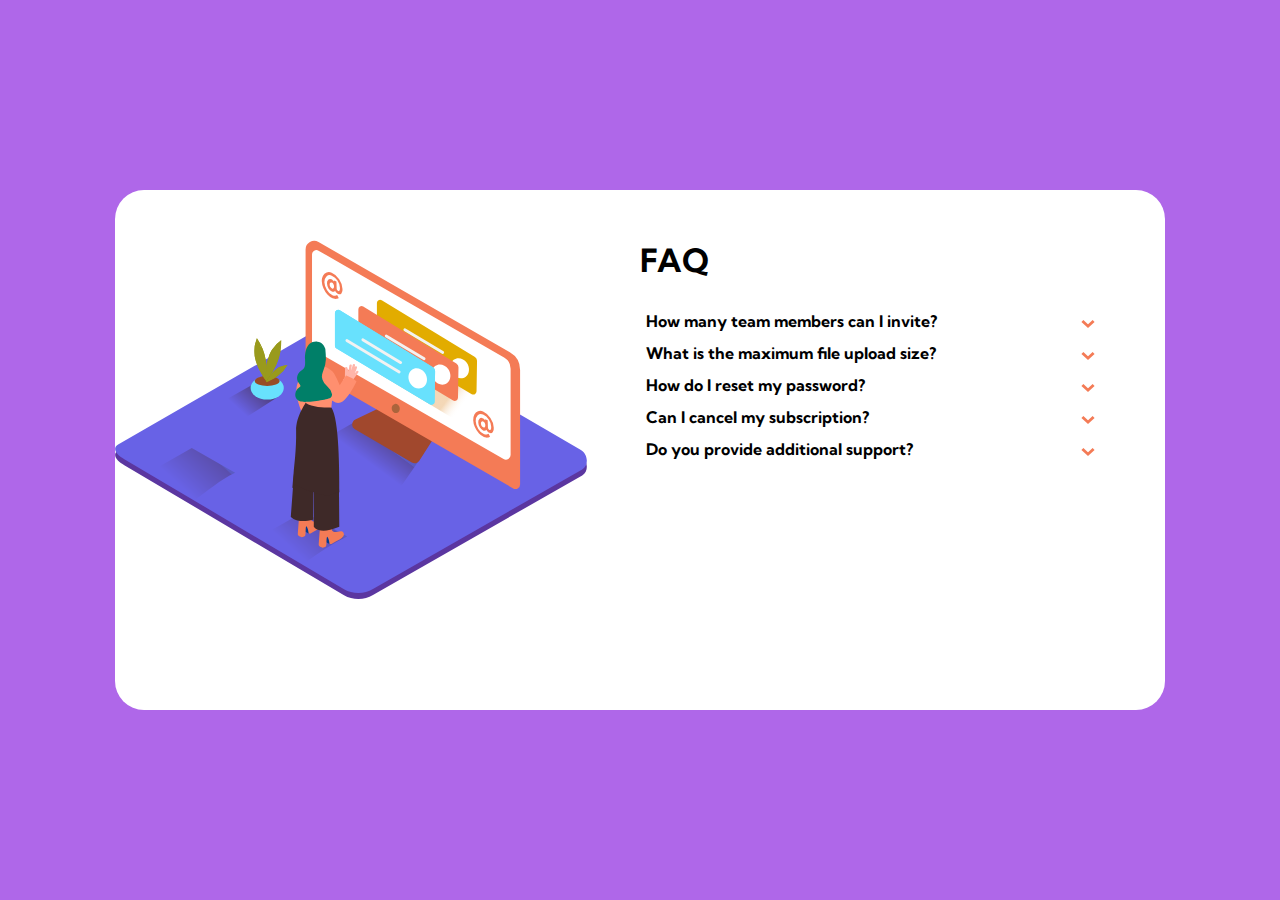
<file: faq-accordion-card-main/index.html>
<!DOCTYPE html>
<html lang="en">
<head>
  <meta charset="UTF-8">
  <meta name="viewport" content="width=device-width, initial-scale=1.0"> <!-- displays site properly based on user's device -->
  <link rel="preconnect" href="https://fonts.googleapis.com">
  <link rel="preconnect" href="https://fonts.gstatic.com" crossorigin>
  <link href="https://fonts.googleapis.com/css2?family=Kumbh+Sans:wght@400;700&display=swap" rel="stylesheet">
  <link rel="icon" type="image/png" sizes="32x32" href="./images/favicon-32x32.png">
  <link rel="stylesheet" href="./style/styles.css">
  <title>Frontend Mentor | FAQ Accordion Card</title>

  <!-- Feel free to remove these styles or customise in your own stylesheet 👍 -->
  <style>
    .attribution { font-size: 11px; text-align: center; }
    .attribution a { color: hsl(228, 45%, 44%); }
  </style>
</head>
<body >
  <main class="container">
    <div class="container1">
      <!-- <img src="./images/bg-pattern-desktop.svg" alt=""> -->
      <img class="imagem" src="./images/illustration-woman-online-desktop.svg" alt="">
      <!-- <img src="./images/illustration-box-desktop.svg" alt=""> -->
    </div>
    <div class="container2">
      <h1 class="title">FAQ</h1>
      <div class="quest">
        <h4> <button  class="subtitle" aria-controls="pergunta1" aria-expanded="true"> How many team members can I invite?</button>  </h4>
        <img class="arrow " src="./images/icon-arrow-down.svg" width="14px" height="9px"alt="" srcset="">
      </div>
      <p id="pergunta1" class="texto">
        You can invite up to 2 additional users on the Free plan. There is no limit on 
        team members for the Premium plan.
      </p>
      <div class="quest">
    <h4> <button  class="subtitle" aria-controls="pergunta2" aria-expanded="true">What is the maximum file upload size?</button>   </h4>
    <img class="arrow" src="./images/icon-arrow-down.svg" width="14px" height="9px"alt="" srcset="">
  </div>
    <p class="texto" id="pergunta2"> No more than 2GB. All files in your account must fit your allotted storage space. </p>
    
    <div class="quest">
      <h4> <button aria-controls="pergunta3" aria-expanded="true"  class="subtitle">How do I reset my password?</button>   </h4>
      <img class="arrow" src="./images/icon-arrow-down.svg" width="14px" height="9px"alt="" srcset="">
    </div>
     <p class="texto" id="pergunta3"> Click “Forgot password” from the login page or “Change password” from your profile page.
      A reset link will be emailed to you.</p>
      <div class="quest">
        <h4> <button  class="subtitle" aria-controls="pergunta4" aria-expanded="true">Can I cancel my subscription?</button>  </h4>
        <img class="arrow"  src="./images/icon-arrow-down.svg" width="14px" height="9px"alt="" srcset="">
      </div>
      <p class="texto" id="pergunta4">Yes! Send us a message and we’ll process your request no questions asked.</p>
      <div class="quest">
        <h4> <button  class="subtitle" aria-controls="pergunta5" aria-expanded="true">Do you provide additional support?</button> </h4>
        <img class="arrow" src="./images/icon-arrow-down.svg" width="14px" height="9px"alt="" srcset="">
      </div>
      <p class="texto" id="pergunta5">chat and email support is available 24/7. Phone lines are open during normal business hours.</p>
    </div>
</main>
<script src="./quest.js"></script>
</body>
</html>
</file>
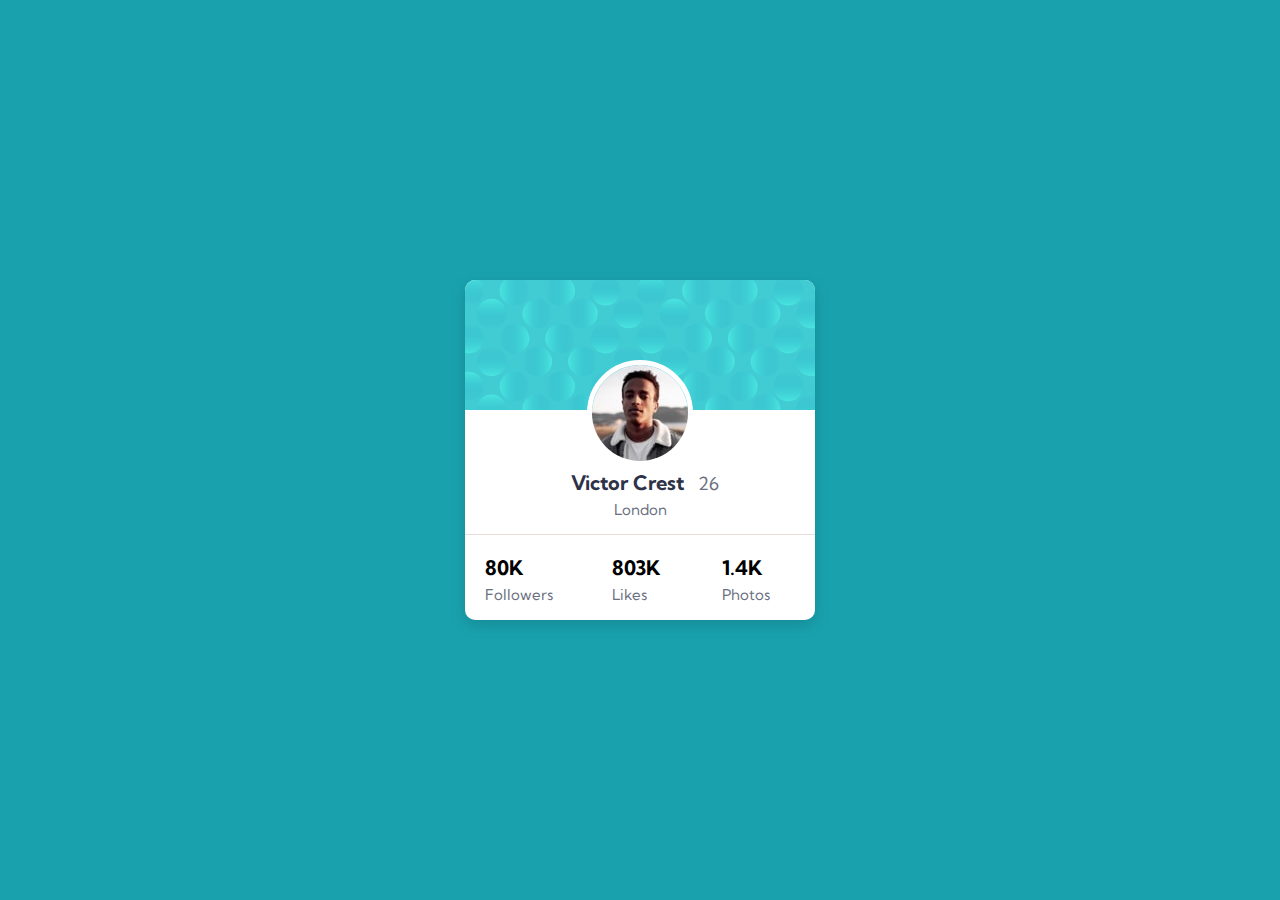
<file: profile-card-component-main/index.html>
<!DOCTYPE html>
<html lang="en">
<head>
  <meta charset="UTF-8">
  <meta name="viewport" content="width=device-width, initial-scale=1.0">
  <link rel="icon" type="image/png" sizes="32x32" href="./images/favicon-32x32.png">
  <link rel="preconnect" href="https://fonts.googleapis.com">
<link rel="preconnect" href="https://fonts.gstatic.com" crossorigin>
<link href="https://fonts.googleapis.com/css2?family=Kumbh+Sans:wght@400;700&display=swap" rel="stylesheet">

  <title>Frontend Mentor | Profile card component</title>
  <link rel="stylesheet" href="./css/style.css">
</head>
<body>
  <main class="container">
    <div class="background-container">
      <img src="./images/image-victor.jpg" alt="">
  <div class="perfil">
  <h2>Victor Crest</h2>
  <span> 26 </span>
  <p>London</p> 
 </div>

<ul class="info">
 <li>80K <span class="info-ex">Followers</span></li> 
  <li> 803K <span class="info-ex">Likes</span></li>
 <li> 1.4K <span class="info-ex">Photos</span></li>
</ul>
</main>
  </div>
</body>
</html>
</file>
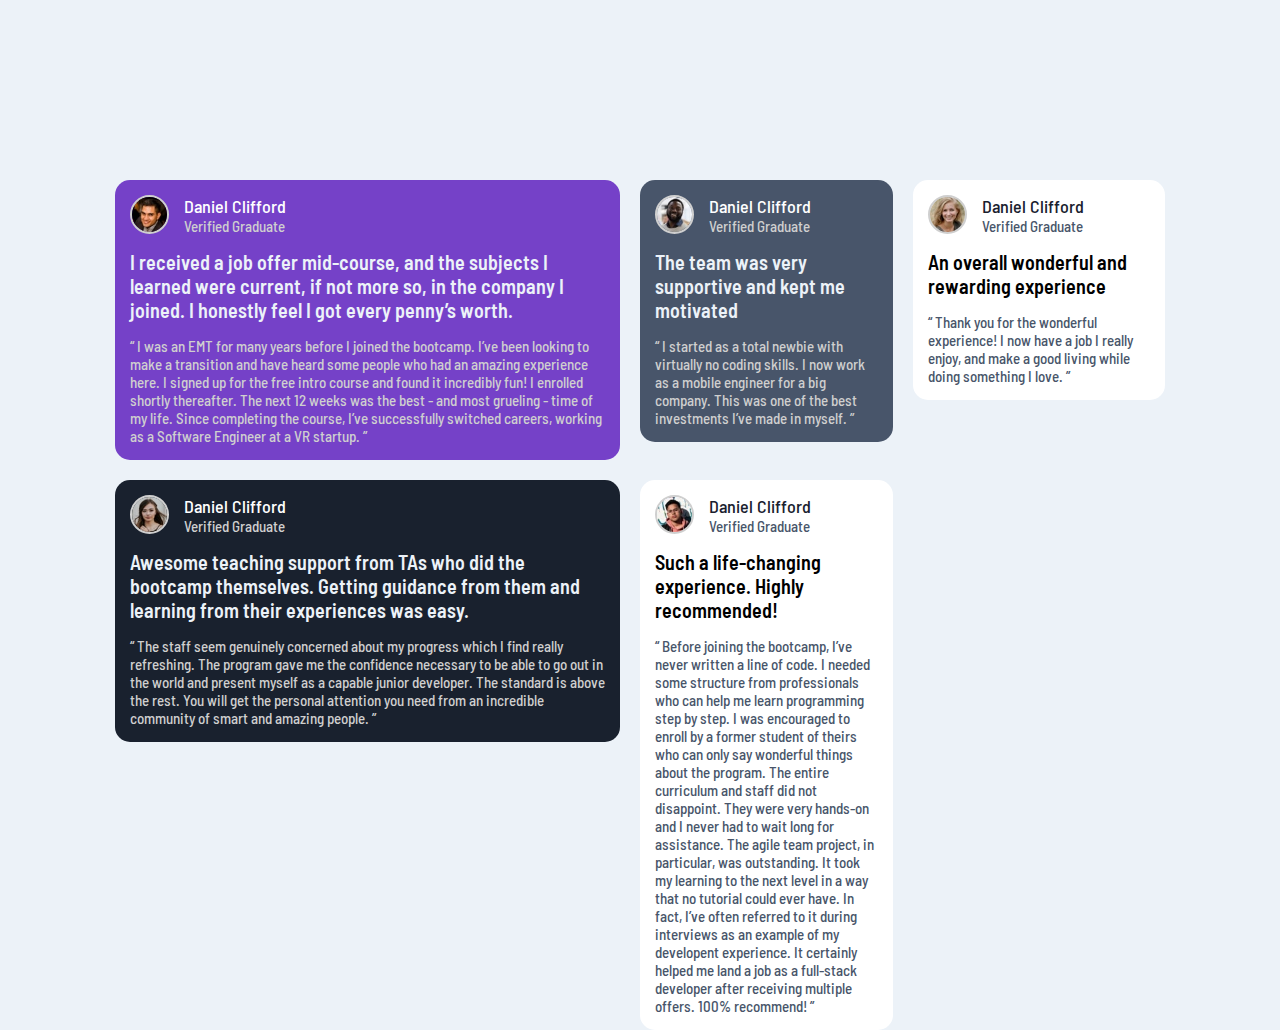
<file: testimonials-grid-section-main/index.html>
<!DOCTYPE html>
<html lang="en">
<head>
  <meta charset="UTF-8">
  <meta name="viewport" content="width=device-width, initial-scale=1.0"> <!-- displays site properly based on user's device -->
  <link rel="preconnect" href="https://fonts.googleapis.com">
  <link rel="preconnect" href="https://fonts.gstatic.com" crossorigin>
  <link href="https://fonts.googleapis.com/css2?family=Barlow+Semi+Condensed:ital,wght@0,500;1,500&display=swap" rel="stylesheet">
  <link rel="icon" type="image/png" sizes="32x32" href="./images/favicon-32x32.png">
  <link rel="stylesheet" href="./style/styles.css">
  <title>Frontend Mentor | [Challenge Name Here]</title>

  <!-- Feel free to remove these styles or customise in your own stylesheet 👍 -->
  <style>
    .attribution { font-size: 11px; text-align: center; }
    .attribution a { color: hsl(228, 45%, 44%); }
  </style>
</head>
<body>
  <main >
  <article class="container">
      <div class="container-bg1">
      <div class="container-perfil">
      <img src="./images/image-daniel.jpg" width="35px" height="35px"alt="">
      <div class="container-name">
      <h4 class="name"> Daniel Clifford </h3>
      <p class="varifiqued"> Verified Graduate </p>
    </div>
    </div>
    <h3 class="title">
      I received a job offer mid-course, and the subjects I learned were current, if not more so, 
      in the company I joined. I honestly feel I got every penny’s worth.
    </h2>
    <p class="text">
      “ I was an EMT for many years before I joined the bootcamp. I’ve been looking to make a 
    transition and have heard some people who had an amazing experience here. I signed up 
    for the free intro course and found it incredibly fun! I enrolled shortly thereafter. 
    The next 12 weeks was the best - and most grueling - time of my life. Since completing 
    the course, I’ve successfully switched careers, working as a Software Engineer at a VR startup. ”
    </p>
  </article>
  <article class="container">
    <div class="container-bg2">
      <div class="container-perfil">
      <img src="./images/image-jonathan.jpg" width="35px" height="35px"alt="">
      <div class="container-name">
      <h4 class="name"> Daniel Clifford </h3>
      <p class="varifiqued"> Verified Graduate </p>
    </div>
    </div>
    <h3 class="title">
      The team was very supportive and kept me motivated
    </h2>
     <p class="text">
  “ I started as a total newbie with virtually no coding skills. I now work as a mobile engineer 
  for a big company. This was one of the best investments I’ve made in myself. ”
    </p>
</div>
 </article>
 
 <article class="container">
  <div class="container-bg5">
    <div class="container-perfil">
    <img src="./images/image-jeanette.jpg" width="35px" height="35px"alt="">
    <div class="container-name">
    <h4 class="name2"> Daniel Clifford </h3>
    <p class="varifiqued2"> Verified Graduate </p>
  </div>
  </div>

  <h3 class="title2">
    An overall wonderful and rewarding experience
  </h2>
  <p class="text2">
    “ Thank you for the wonderful experience! I now have a job I really enjoy, and make a good living 
    while doing something I love. ”
  </p>

</article>
<article class="container">
  <div class="container-bg4">
    <div class="container-perfil">
    <img src="./images/image-kira.jpg" width="35px" height="35px"alt="">
    <div class="container-name">
    <h4 class="name"> Daniel Clifford </h3>
    <p class="varifiqued"> Verified Graduate </p>
  </div>
  </div>

  <h3 class="title">
    Awesome teaching support from TAs who did the bootcamp themselves. Getting guidance from them and 
    learning from their experiences was easy.
  </h2>
  <p class="text"> 
  “ The staff seem genuinely concerned about my progress which I find really refreshing. The program 
  gave me the confidence necessary to be able to go out in the world and present myself as a capable 
  junior developer. The standard is above the rest. You will get the personal attention you need from 
  an incredible community of smart and amazing people. ”
  </p>
</article>
<article class="container">
  <div class="container-bg3">
    <div class="container-perfil">
    <img src="./images/image-patrick.jpg" width="35px" height="35px"alt="">
    <div class="container-name">
    <h4 class="name2"> Daniel Clifford </h3>
    <p class="varifiqued2"> Verified Graduate </p>
  </div>
  </div>

  <h3 class="title2">
    Such a life-changing experience. Highly recommended!
  </h2>
  <p class="text2">
    “ Before joining the bootcamp, I’ve never written a line of code. I needed some structure from 
    professionals who can help me learn programming step by step. I was encouraged to enroll by a former 
    student of theirs who can only say wonderful things about the program. The entire curriculum and staff 
    did not disappoint. They were very hands-on and I never had to wait long for assistance. The agile team 
    project, in particular, was outstanding. It took my learning to the next level in a way that no tutorial 
    could ever have. In fact, I’ve often referred to it during interviews as an example of my developent 
    experience. It certainly helped me land a job as a full-stack developer after receiving multiple offers. 
    100% recommend! ”
  </p>
</article>
  </main>

</body>
</html>
</file>
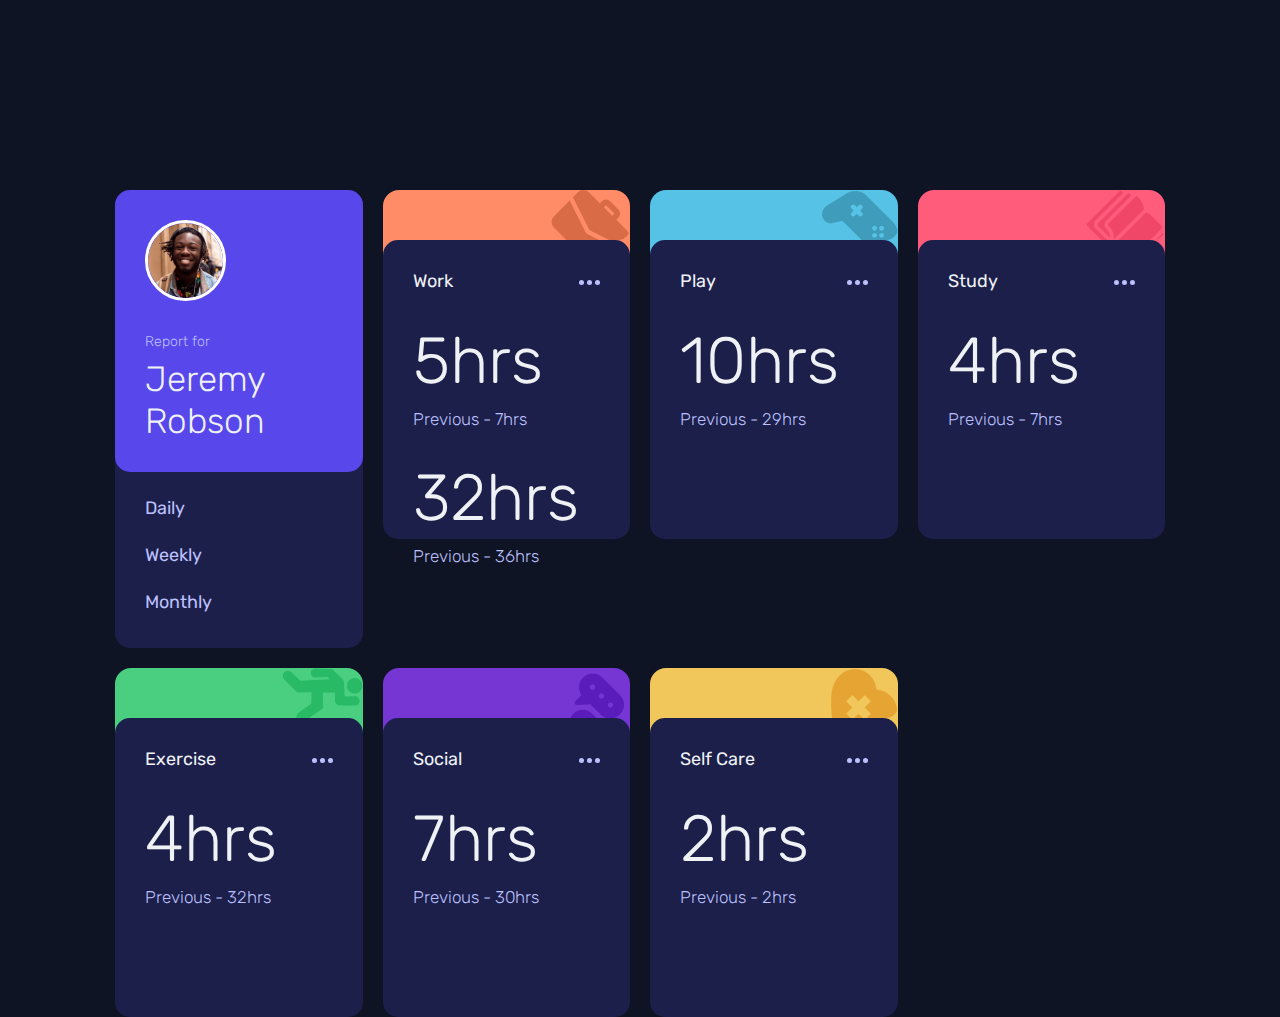
<file: time-tracking-dashboard-main/index.html>
<!DOCTYPE html>
<html lang="en">
<head>
  <meta charset="UTF-8">
  <meta name="viewport" content="width=device-width, initial-scale=1.0"> <!-- displays site properly based on user's device -->
  <link rel="preconnect" href="https://fonts.googleapis.com">
<link rel="preconnect" href="https://fonts.gstatic.com" crossorigin>
<link href="https://fonts.googleapis.com/css2?family=Rubik:wght@300;400;500&display=swap" rel="stylesheet">
  <link rel="icon" type="image/png" sizes="32x32" href="./images/favicon-32x32.png">
  <link rel="stylesheet" href="./style/styles.css">
  
  <title>Frontend Mentor | Time tracking dashboard</title>

</head>
<body>
  <main>
    <div class="container">
      <div class="container1">
        <div class="perfil">
          <img src="./images/image-jeremy.png" width="75px" height="75px" alt="">
           <p class="tname" >Report for</p> 
           <h1 class="name"> Jeremy <br> Robson</h1>
      </div>
      <ul class="perfil-info">
        <li><a href="" id="daily"><h4>Daily</h4></a></li>
        <li><a href="" id="weekly"><h4 >Weekly</h4></a></li>
        <li><a href="" id="monthly"><h4 >Monthly</h4></a></li>
        
      </ul>
     </div>
     <div class="container2">
       <div class="orange">
       </div>
       <div class="sub">
       <div class="title">
       <h3>Work</h3>
       <a class="tres" href=""> <img src="./images/icon-ellipsis.svg"  width="21px" height="5px" alt=""></a>
      </div>
        <div class="daily1">
         <h1 class="text">5hrs</h1><!-- daily -->
         <p class="text-info">Previous - 7hrs</p>  <!-- daily -->
        </div>

        <div class="weekly">
          <h1 class="text">32hrs</h1><!-- weekly -->
          <p class="text-info">Previous - 36hrs</p>  <!-- weekly -->
        </div>

        <div class="monthly">
          <h1 class="text">103hrs</h1><!-- monthly -->
          <p class="text-info">Previous - 128hrs</p>  <!-- monthly -->
        </div>
      </div>
     </div>
     <div class="container3">
      <div class="blue">
      </div>
      <div class="sub">
      <div class="title">
      <h3> Play</h3>
      <a href=""> <img src="./images/icon-ellipsis.svg"  width="21px" height="5px" alt=""></a>
     </div>

       <div class="daily">
        <h1 class="text">1hr</h1><!-- daily -->
        <p class="text-info">Previous - 2hrs</p>  <!-- daily -->
       </div>

       <div class="weekly">
         <h1 class="text">10hrs</h1><!-- weekly -->
         <p class="text-info">Previous - 29hrs </p>  <!-- weekly -->
       </div>

       <div class="monthly">
         <h1 class="text">23hrs</h1><!-- monthly -->
         <p class="text-info">Previous - 128hrs</p>  <!-- monthly -->
       </div>
     </div>
     </div>

  <div class="container4">
    <div class="pink">
    </div>
    <div class="sub">
    <div class="title">
    <h3> Study</h3>
    <a href=""> <img src="./images/icon-ellipsis.svg"  width="21px" height="5px" alt=""></a>
   </div>

     <div class="daily">
      <h1 class="text">0hrs</h1><!-- daily -->
      <p class="text-info">Previous - 1hr</p>  <!-- daily -->
     </div>

     <div class="weekly">
       <h1 class="text">4hrs</h1><!-- weekly -->
       <p class="text-info">Previous - 7hrs</p>  <!-- weekly -->
     </div>

     <div class="monthly">
       <h1 class="text">13hrs</h1><!-- monthly -->
       <p class="text-info">Previous - 19hrs</p>  <!-- monthly -->
     </div>
   </div>
  </div>
  
  <div class="container5">
    
    <div class="green">
    </div>
    <div class="sub">
    <div class="title">
    <h3> Exercise</h3>
    <a href=""> <img src="./images/icon-ellipsis.svg"  width="21px" height="5px" alt=""></a>
   </div>

     <div class="daily">
      <h1 class="text">3hrs</h1><!-- daily -->
      <p class="text-info">Previous - 23hr</p>  <!-- daily -->
     </div>

     <div class="weekly">
       <h1 class="text">4hrs</h1><!-- weekly -->
       <p class="text-info">Previous - 32hrs</p>  <!-- weekly -->
     </div>

     <div class="monthly">
       <h1 class="text">19hrs</h1><!-- monthly -->
       <p class="text-info">Previous - 32hrs</p>  <!-- monthly -->
     </div>
   </div>
  </div>


  <div class="container6">
  <div class="purple">
  </div>
  <div class="sub">
  <div class="title">
  <h3> Social</h3>
  <a href=""> <img src="./images/icon-ellipsis.svg"  width="21px" height="5px" alt=""></a>
 </div>

   <div class="daily">
    <h1 class="text">5hrs</h1><!-- daily -->
    <p class="text-info">Previous - 29hr</p>  <!-- daily -->
   </div>

   <div class="weekly">
     <h1 class="text">7hrs</h1><!-- weekly -->
     <p class="text-info">Previous - 30hrs</p>  <!-- weekly -->
   </div>

   <div class="monthly">
     <h1 class="text">35hrs</h1><!-- monthly -->
     <p class="text-info">Previous - 65hrs</p>  <!-- monthly -->
   </div>
 </div>
  </div>

  <div class="container7">
    <div class="yellow">
    </div>
    <div class="sub">
    <div class="title">
    <h3> Self Care</h3>
    <a href=""> <img src="./images/icon-ellipsis.svg"  width="21px" height="5px" alt=""></a>
   </div>
  
     <div class="daily">
      <h1 class="text">0hrs</h1><!-- daily -->
      <p class="text-info">Previous - 1hr</p>  <!-- daily -->
     </div>
  
     <div class="weekly">
       <h1 class="text">2hrs</h1><!-- weekly -->
       <p class="text-info">Previous - 2hrs</p>  <!-- weekly -->
     </div>
  
     <div class="monthly">
       <h1 class="text">3hrs</h1><!-- monthly -->
       <p class="text-info">Previous - 22hrs</p>  <!-- monthly -->
     </div>
   </div>
  
</div>
</div>
</main>
</body>
<script src="./click.js"></script>
</html>
</file>
<file: faq-accordion-card-main/style/styles.css>
:root{
  --Verydarkblue: hsl(238, 29%, 16%);
--Softred: hsl(14, 88%, 65%);
--Softviolet: hsl(273, 75%, 66%);
--Softblue: hsl(240, 73%, 65%);
--Verydarkgrayish: hsl(237, 12%, 33%);
--Darkgrayish : hsl(240, 6%, 50%);
--Lighgrayish : hsl(240, 5%, 91%);
--white: #fff;
}


body{
  margin: 0px;
  font-family: 'Kumbh Sans', sans-serif;
  background-image: linear-gradient(to right, var(--Softviolet), var(--Softblue));
  background-color: var(--Softviolet);
}
h1,h2,h3,h4,h5,h6, ul, p {
  margin: 0;
}

a{
  text-decoration: none;
}
ul{
  padding: 0;
  list-style: none;
}
.imagem{
  margin: 0;
  max-width: 100%;
  display:inline-block;
 padding-top: 50px;
}

.container{
  border-radius: 29px;
  max-width: 1050px;
  height: 520px;
  position: absolute;
  bottom: 0;
  top: 0;
  right: 0;
  left: 0;
  margin: auto;
  display: grid;
  grid-template-columns: 1fr 1fr;
  /* grid-template-columns: 3fr 6fr 3fr; */
background-color: var(--white);
}

.container2{
  padding-right: 70px;
}
.container2 p{
  display: none;
}

.container2 p.ativa{
  display: block;
}

.title{
  padding-top: 50px;
  padding-bottom: 20px;
  font: 700, 'Kumbh Sans';
}

.subtitle{
  border:none;
  background: none;
  cursor: pointer;
  font: 700 16px 'Kumbh Sans';
  width: 100%;
}

.arrow{
  margin: 0;
  max-width: 100%;
  display: inline;
  padding-top: 10px;
  cursor: pointer;
}
.quest img:hover::after{
  transform: rotate(180deg);
}
.quest{
  padding-top: 10px;
  display: flex;
  cursor: pointer;
  justify-content: space-between;
}

.texto{
  font: 400 14px 'Kumbh Sans';
}
</file>
<file: profile-card-component-main/css/style.css>
:root{
  --Darkcyan: hsl(185, 75%, 39%);
  --Verydark: hsl(229, 23%, 23%);
  --Darkgrayish: hsl(227, 10%, 46%);
  --Darkgray: hsl(0, 0%, 59%);
}

body{
  background-color: var(--Darkcyan);
  margin: 0px;
  font-family: 'Kumbh Sans', sans-serif;
}
h1, ul, p {
  margin: 0;
}
ul{
  padding: 0;
  list-style: none;
}

.container {
 text-align: center;
 max-width: 350px;
 height: 340px;
 position: absolute;
 bottom: 0;
 top: 0;
 right: 0;
 left: 0;
 margin: auto;
 border-radius: 10px;
 background-color: white;
 box-shadow: rgba(0, 0, 0, 0.15) 0px 5px 15px 0px;

}

.background-container{
  background-image: url(../images/bg-pattern-card.svg); 

  background-repeat: no-repeat;
  border-radius: 10px 10px 0 0;
  max-height: 130px;
}

.background-container img {
  margin-top: 80px;
  border-radius:50%;
  border: 5px solid white;

}

.perfil h2 {
  display: inline;
  font-size: 20px;
  color: var(--Verydark);
  padding: 10px;
}

.perfil span {
  font-size:18px;
  color: var(--Darkgrayish);
}

.perfil p{
  margin-top: 5px;
  margin-bottom: 15px;
  font-size: 15px;
  color: var(--Darkgrayish);
}

.info{
  font-weight: 400;
  text-align:left;
  display: flex;
  align-items: center;
  border-top: 1px solid rgb(235, 219, 219);
}

.info li {
  font-family:  "Kumbh Sans", serif;
  font-size: 20px;
  font-weight: 700;
  padding: 20px
}

.info-ex{
  display:inline-block;
  font-size: 15px;
  font-weight: 400;
  color: var(--Darkgrayish);
}
</file>
<file: testimonials-grid-section-main/style/styles.css>
:root{
  --Moderateviolet: hsl(263, 55%, 52%) ;
  --Verygrayishblue: hsl(217, 19%, 35%);
  --Veryblackishblue: hsl(219, 29%, 14%);
  --White: hsl(0, 0%, 100%);
  --Lightgray: hsl(0, 0%, 81%);
  --Lightgrayishblue: hsl(210, 46%, 95%);
}


body{
  margin: 0px;
  font-family: 'Barlow Semi Condensed', sans-serif;
  background-color: var(--Lightgrayishblue);
  
}
h1,h2,h3,h4,h5,h6, ul, p {
  margin: 0;
}
ul{
  padding: 0;
  list-style: none;
}
img{
  margin: 0;
  height: 100%;
  display:inline-block;
 
}

main{
  max-width: 1050px;
  height: 540px;
  position: absolute;
  bottom: 0;
  top: 0;
  right: 0;
  left: 0;
  margin: auto;
  display: grid;
  grid-template-columns: 6fr 3fr 3fr;

  /* grid-template-columns: 3fr 6fr 3fr; */
  gap: 20px;
  
 
}

.container{
  border-radius: 5px;
  
}

.container-perfil {
  display: flex;
  padding-left: 15px;
  padding-top: 15px;
}

.container-perfil img{

  display: flex;
  border-radius:50%;
  border: 2px solid var(--Lightgray);

}

.container-bg1{
  
  background-color: hsl(263, 55%, 52%);
  border-radius: 15px;
}
.container-bg2{
  background-color: var(--Verygrayishblue);
  border-radius: 15px;
  max-height: 295px;
}
.container-bg3{
  background-color: var(--White);
  border-radius: 15px;
}
.container-bg4{
  background-color: var(--Veryblackishblue);
  border-radius: 15px;
}
.container-bg5{
  background-color: var(--White);
  border-radius: 15px;
}
.container-name{

  padding-left: 15px;
}

.name{
  color: var(--White);
  font: 500 18px "Barlow Semi Condensed";
}
.name2{
  color: var(--Veryblackishblue);
  font: 500 18px "Barlow Semi Condensed";
}

.varifiqued{
  color: var(--Lightgray);
  font: 500 15px "Barlow Semi Condensed";
}
.varifiqued2{
  color: var(--Verygrayishblue);
  font: 500 15px "Barlow Semi Condensed";
}

.title{
  color: var(--Lightgrayishblue);
  padding: 15px 15px  0px 15px;
  font: 600 20px "Barlow Semi Condensed";
}
.title2{
  color: var(--Veryblackishblu);
  padding: 15px 15px  0px 15px;
  font: 600 20px "Barlow Semi Condensed";
}

.text{
  color: var(--Lightgray);
  padding: 15px;
  font: 500 15px "Barlow Semi Condensed";
}
.text2{
  color: var(--Verygrayishblue);
  padding: 15px;
  font: 500 15px "Barlow Semi Condensed";
}
</file>
<file: time-tracking-dashboard-main/style/styles.css>
:root{
  /* ### Primary */
  --Blue: hsl(246, 80%, 60%);
  /* (work) */
  --Lightorange: hsl(15, 100%, 70%);
  /* (play) */
  --Softblue : hsl(195, 74%, 62%);
  /* (study) */
  --Lightred : hsl(348, 100%, 68%);
  /* (exercise) */
  --Limegreen : hsl(145, 58%, 55%);
  /* (social) */
  --Violet: hsl(264, 64%, 52%);
  /* (self care) */
  --Softorange : hsl(43, 84%, 65%);
  --Verydarkblue: hsl(226, 43%, 10%);
  --Darkblue: hsl(235, 46%, 20%);
  --Desaturatedblue: hsl(235, 45%, 61%);
  --PaleBlue: hsl(236, 100%, 87%);
  --bakground:hsl(228, 45%, 44%);
  --White: hsl(0, 0%, 100%);
  --Lightgray: hsl(0, 0%, 81%);
  --Lightgrayishblue: hsl(210, 25%, 95%);
}


body{
  margin: 0px;
  font-family: 'Rubik', sans-serif;
  background-color: var(--Verydarkblue);
 
  
}
h1,h2,h3,h4,h5,h6, ul, p {
  margin: 0;
}

a{
  text-decoration: none;
}
ul{
  padding: 0;
  list-style: none;
}
img{
  margin: 0;
 
  display:inline-block;
 
}

.container{
  max-width: 1050px;
  height: 520px;
  position: absolute;
  bottom: 0;
  top: 0;
  right: 0;
  left: 0;
  margin: auto;
  display: grid;
  grid-template-columns: 3fr 3fr 3fr 3fr;
  /* grid-template-columns: 3fr 6fr 3fr; */
  gap: 20px;
  
}

.container1{
background-color: var(--Darkblue);
border-radius: 15px;
/* grid-template-rows: 1/-1; */
}

.perfil {
  background-color: var(--Blue) ;
  border-radius: 15px;
  padding: 30px;
}
.perfil img {
  border-radius:50%;
  border: 3px solid var(--White);
}

.tname{
   color: var(--PaleBlue);
   padding-top: 28px;
   padding-bottom:8px;
   font: 300 14px "Rubik";
}
.name {
  color: var(--Lightgrayishblue);
  font: 300 35px "Rubik";
}

.perfil-info{
  padding: 0px 0px 0px 30px;
}
.perfil-info h4:hover {
  color: #fff;
}

.perfil-info h4{
  padding-top: 25px;
  color: var(--PaleBlue);
  font: 400 18px "Rubik";
}
.perfil-info li:last-child{
  padding-bottom: 35px;
}

.container2{
  border-radius: 16px;
  background-color: var(--Lightorange);
  width: 100%;
  /* possivel erro */
  max-height:239px;
  
}

.sub{
  background-color: var(--Darkblue);
  border-radius: 15px;
  padding: 30px;
  height: 100%;
}

.orange{
  border-radius: 12px;
  background-color: var(--Lightorange);
  width: 100%;
  height: 50px;
  background: url(../images/icon-work.svg) 
  no-repeat top 0px right 0px  ;
}

.title h3{
  font: 400 18px "Rubik";
  display: inline-block;
}
.title{
  color: var(--Lightgrayishblue);
  display:flex;
  justify-content: space-between;
}

.title a:hover{
  opacity: 40%;
}

.text {
  margin-top: 30px;
  color: var(--Lightgrayishblue);
  font: 300 65px "Rubik";
}

.text-info{
  margin-top: 10px;
  color: var(--PaleBlue);
  font: 300 17px "Rubik";
}

.container3{
  border-radius: 16px;
  background-color: var(--Softblue);
  width: 100%;
  /* possivel erro */
  max-height:239px;
}

.blue{
    border-radius: 12px;
    background-color: var(--Softblue);
    width: 100%;
    height: 50px;
    background: url(../images/icon-play.svg)
    no-repeat top 0px right 0px;
}

.container4{
  border-radius: 16px;
  background-color: var(--Lightred);
  width: 100%;
  /* possivel erro */
  max-height:239px;
}

.pink{
  border-radius: 12px;
  background-color: var(--Lightred);
  width: 100%;
  height: 50px;
  background: url(../images/icon-study.svg) 
  no-repeat top 0px right 0px;
}

.container5{
  border-radius: 16px;
  background-color: var(--Limegreen);
  width: 100%;
  /* possivel erro */
  max-height:239px;
}

.green{
  border-radius: 12px;
  background-color: var(--Limegreen);
  width: 100%;
  height: 50px;
  background: url(../images/icon-exercise.svg) 
  no-repeat top 0px right 0px;
}

.container6{
  border-radius: 16px;
  background-color: var(--Violet);
  width: 100%;
  /* possivel erro */
  max-height:239px;
}

.purple{
  border-radius: 12px;
  background-color: var(--Violet);
  width: 100%;
  height: 50px;
  background: url(../images/icon-social.svg) 
  no-repeat top 0px right 0px;
}

.container7{
  border-radius: 16px;
  background-color: var(--Softorange);
  width: 100%;
  /* possivel erro */
  max-height:239px;
}

.yellow {
  border-radius: 12px;
  background-color: var(--Softorange);
  width: 100%;
  height: 50px;
  background: url(../images/icon-self-care.svg) 
  no-repeat top 0px right 0px;
}

/* importante */

.daily{
  display: none;
}
.monthly{
  display: none;
}
</file>
